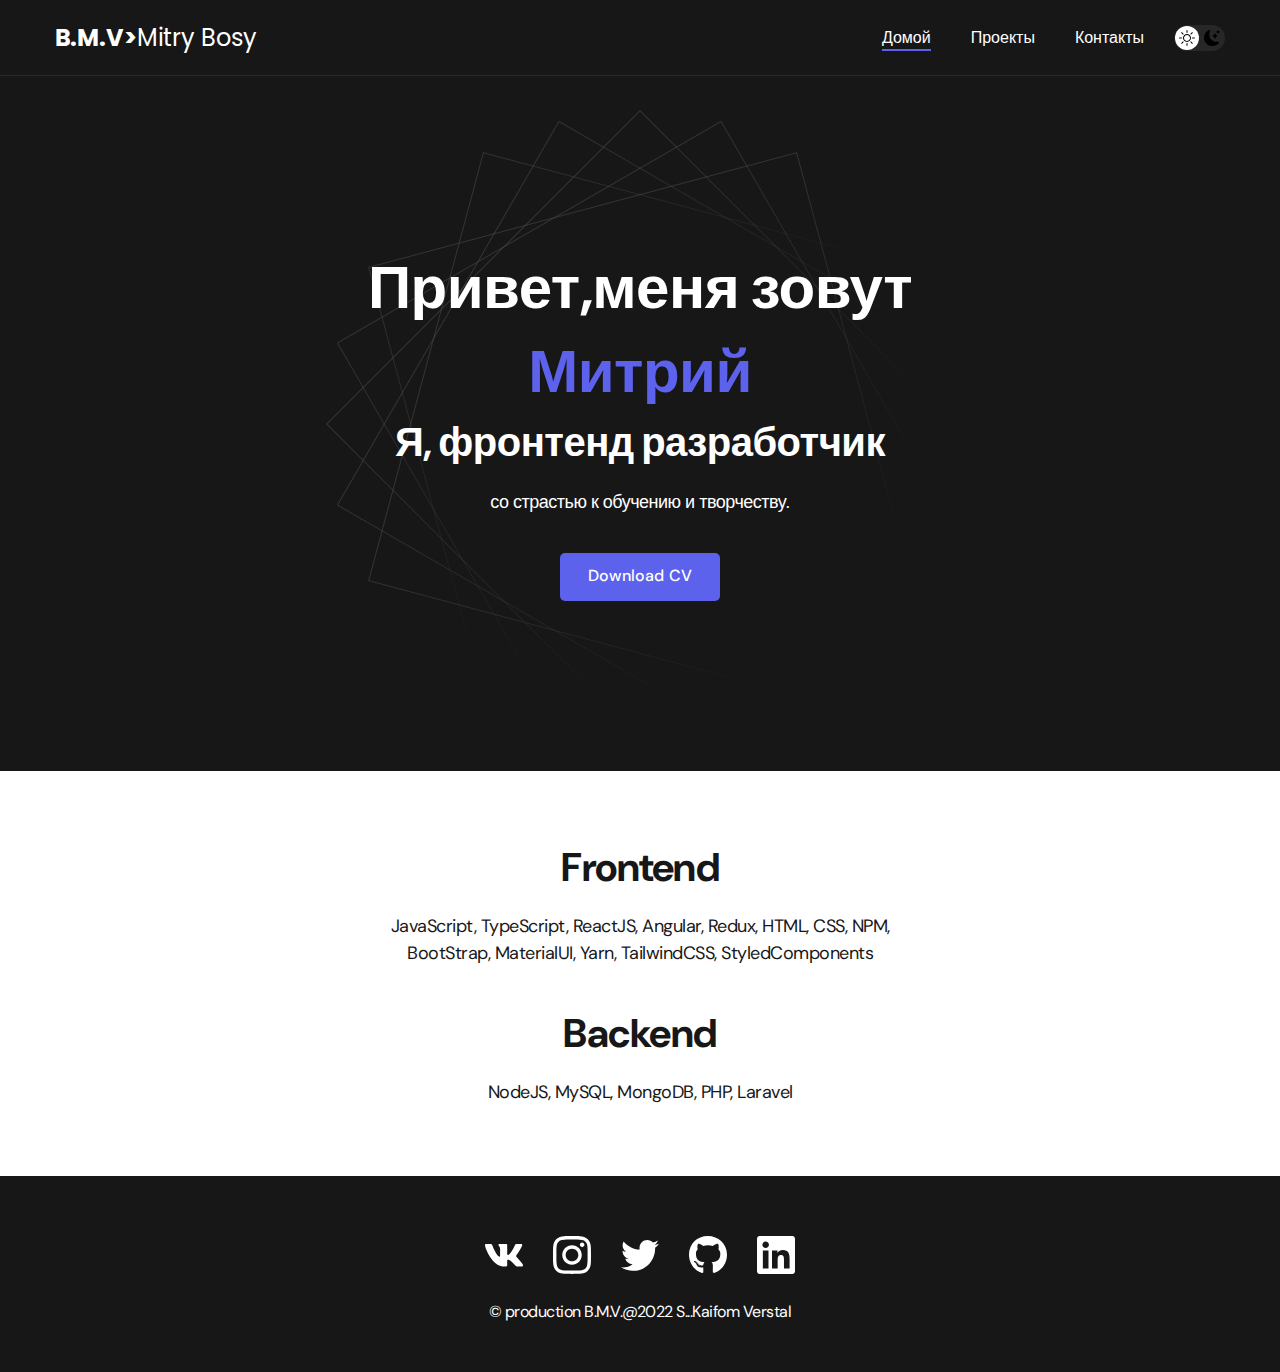
<file: index.html>
<!DOCTYPE html>
<html lang="ru">

  <head>
    <meta charset="UTF-8" />
    <meta http-equiv="X-UA-Compatible" content="IE=edge" />
    <meta name="viewport" content="width=device-width, initial-scale=1.0" />
    <title>Bosy Mitry Valerevich</title>
    <link rel="stylesheet" href="./css/main.css" />
  </head>

  <body>
    <nav class="nav">
      <div class="container">
        <div class="nav-row">
          <a href="./index.html" class="logo"><strong>B.M.V></strong>Mitry Bosy</a>

          <button class="dark-mode-btn">
            <img src="./img/icons/sun.svg" alt="Light mode" class="dark-mode-btn__icon" />
            <img src="./img/icons/moon.svg" alt="Dark mode" class="dark-mode-btn__icon" />
          </button>

          <ul class="nav-list">
            <li class="nav-list__item">
              <a href="./index.html" class="nav-list__link nav-list__link--active">Домой</a>
            </li>
            <li class="nav-list__item">
              <a href="./projects.html" class="nav-list__link">Проекты</a>
            </li>
            <li class="nav-list__item">
              <a href="./contacts.html" class="nav-list__link">Контакты</a>
            </li>
          </ul>
        </div>
      </div>
    </nav>

    <header class="header">
      <div class="header__wrapper">
        <h1 class="header__title">
          <strong>Привет,меня зовут <em>Митрий</em></strong><br />
          Я, фронтенд разработчик
        </h1>
        <div class="header__text">
          <p>со страстью к обучению и творчеству.</p>
        </div>
        <a href="#!" class="btn">Download CV</a>
      </div>
    </header>

    <main class="section">
      <div class="container">
        <ul class="content-list">
          <li class="content-list__item">
            <h2 class="title-2">Frontend</h2>
            <p>
              JavaScript, TypeScript, ReactJS, Angular, Redux, HTML, CSS, NPM,
              BootStrap, MaterialUI, Yarn, TailwindCSS, StyledComponents
            </p>
          </li>
          <li class="content-list__item">
            <h2 class="title-2">Backend</h2>
            <p>NodeJS, MySQL, MongoDB, PHP, Laravel</p>
          </li>
        </ul>
      </div>
    </main>

    <footer class="footer">
      <div class="container">
        <div class="footer__wrapper">
          <ul class="social">
            <li class="social__item">
              <a href="#!"><img src="./img/icons/vk.svg" alt="Link" /></a>
            </li>
            <li class="social__item">
              <a href="#!"><img src="./img/icons/instagram.svg" alt="Link" /></a>
            </li>
            <li class="social__item">
              <a href="#!"><img src="./img/icons/twitter.svg" alt="Link" /></a>
            </li>
            <li class="social__item">
              <a href="#!"><img src="./img/icons/gitHub.svg" alt="Link" /></a>
            </li>
            <li class="social__item">
              <a href="#!"><img src="./img/icons/linkedIn.svg" alt="Link" /></a>
            </li>
          </ul>
          <div class="copyright">
            <p>© production B.M.V.@2022 S...Kaifom Verstal</p>
          </div>
        </div>
      </div>
    </footer>

    <script src="./js/main.js"></script>
  </body>

</html>
</file>
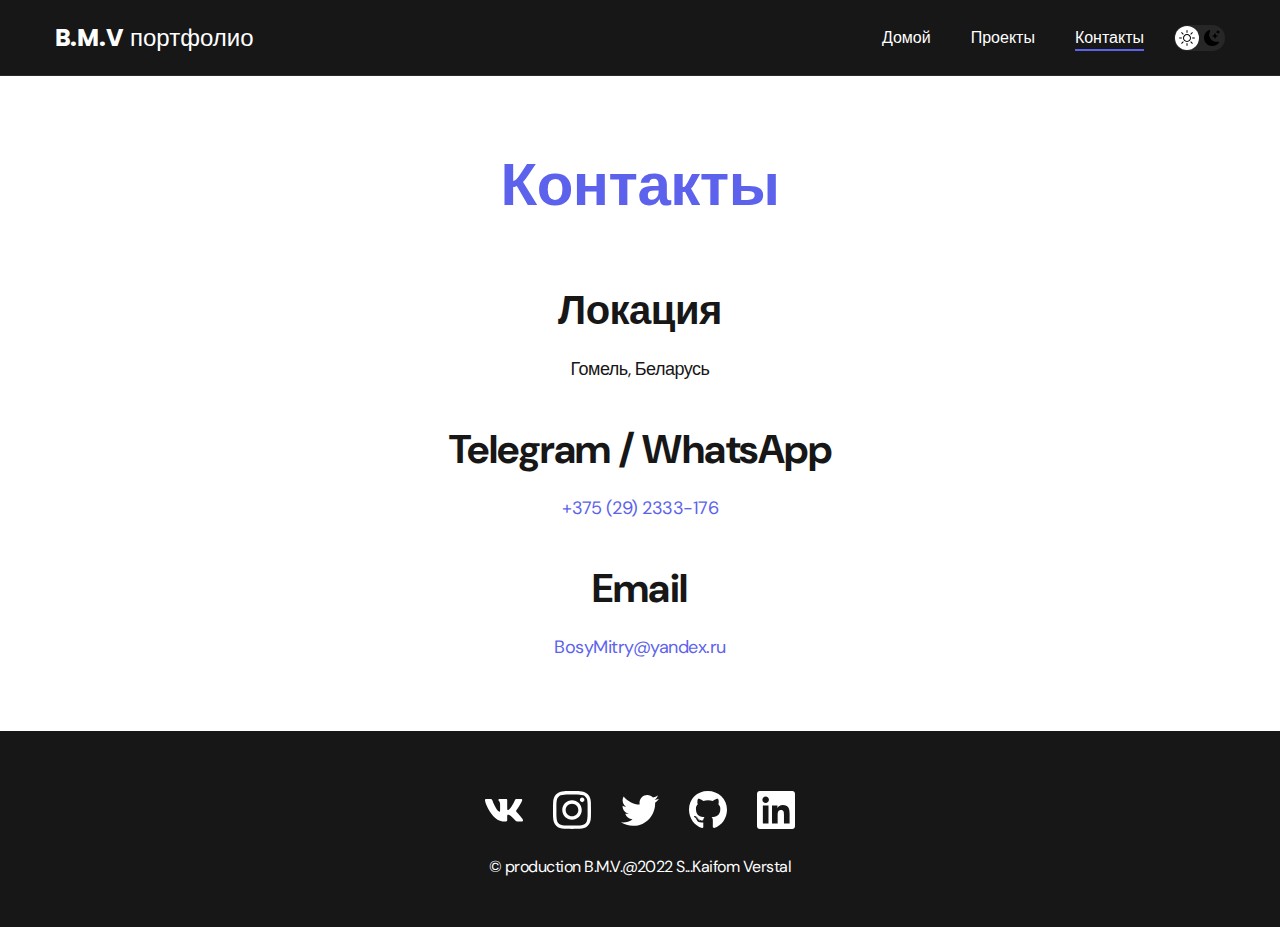
<file: contacts.html>
<!DOCTYPE html>
<html lang="ru">
  <head>
    <meta charset="UTF-8" />
    <meta http-equiv="X-UA-Compatible" content="IE=edge" />
    <meta name="viewport" content="width=device-width, initial-scale=1.0" />
    <title>Фрилансер Портфолио</title>
    <link rel="stylesheet" href="./css/main.css" />
  </head>
  <body>
    <nav class="nav">
      <div class="container">
        <div class="nav-row">
          <a href="./index.html" class="logo"
            ><strong>B.M.V</strong> портфолио</a
          >

          <button class="dark-mode-btn">
            <img
              src="./img/icons/sun.svg"
              alt="Light mode"
              class="dark-mode-btn__icon"
            />
            <img
              src="./img/icons/moon.svg"
              alt="Dark mode"
              class="dark-mode-btn__icon"
            />
          </button>

          <ul class="nav-list">
            <li class="nav-list__item">
              <a href="./index.html" class="nav-list__link">Домой</a>
            </li>
            <li class="nav-list__item">
              <a href="./projects.html" class="nav-list__link">Проекты</a>
            </li>
            <li class="nav-list__item">
              <a
                href="./contacts.html"
                class="nav-list__link nav-list__link--active"
                >Контакты</a
              >
            </li>
          </ul>
        </div>
      </div>
    </nav>

    <main class="section">
      <div class="container">
        <h1 class="title-1">Контакты</h1>

        <ul class="content-list">
          <li class="content-list__item">
            <h2 class="title-2">Локация</h2>
            <p>Гомель, Беларусь</p>
          </li>
          <li class="content-list__item">
            <h2 class="title-2">Telegram / WhatsApp</h2>
            <p><a href="tel:+79051234567">+375 (29) 2333-176</a></p>
          </li>
          <li class="content-list__item">
            <h2 class="title-2">Email</h2>
            <p><a href="mailto:BosyMity@yandex.ru">BosyMitry@yandex.ru</a></p>
          </li>
        </ul>
      </div>
    </main>

    <footer class="footer">
      <div class="container">
        <div class="footer__wrapper">
          <ul class="social">
            <li class="social__item">
              <a href="#!"><img src="./img/icons/vk.svg" alt="Link" /></a>
            </li>
            <li class="social__item">
              <a href="#!"
                ><img src="./img/icons/instagram.svg" alt="Link"
              /></a>
            </li>
            <li class="social__item">
              <a href="#!"><img src="./img/icons/twitter.svg" alt="Link" /></a>
            </li>
            <li class="social__item">
              <a href="#!"><img src="./img/icons/gitHub.svg" alt="Link" /></a>
            </li>
            <li class="social__item">
              <a href="#!"><img src="./img/icons/linkedIn.svg" alt="Link" /></a>
            </li>
          </ul>
          <div class="copyright">
            <p>© production B.M.V.@2022 S...Kaifom Verstal</p>
          </div>
        </div>
      </div>
    </footer>

    <script src="./js/main.js"></script>
  </body>
</html>
</file>
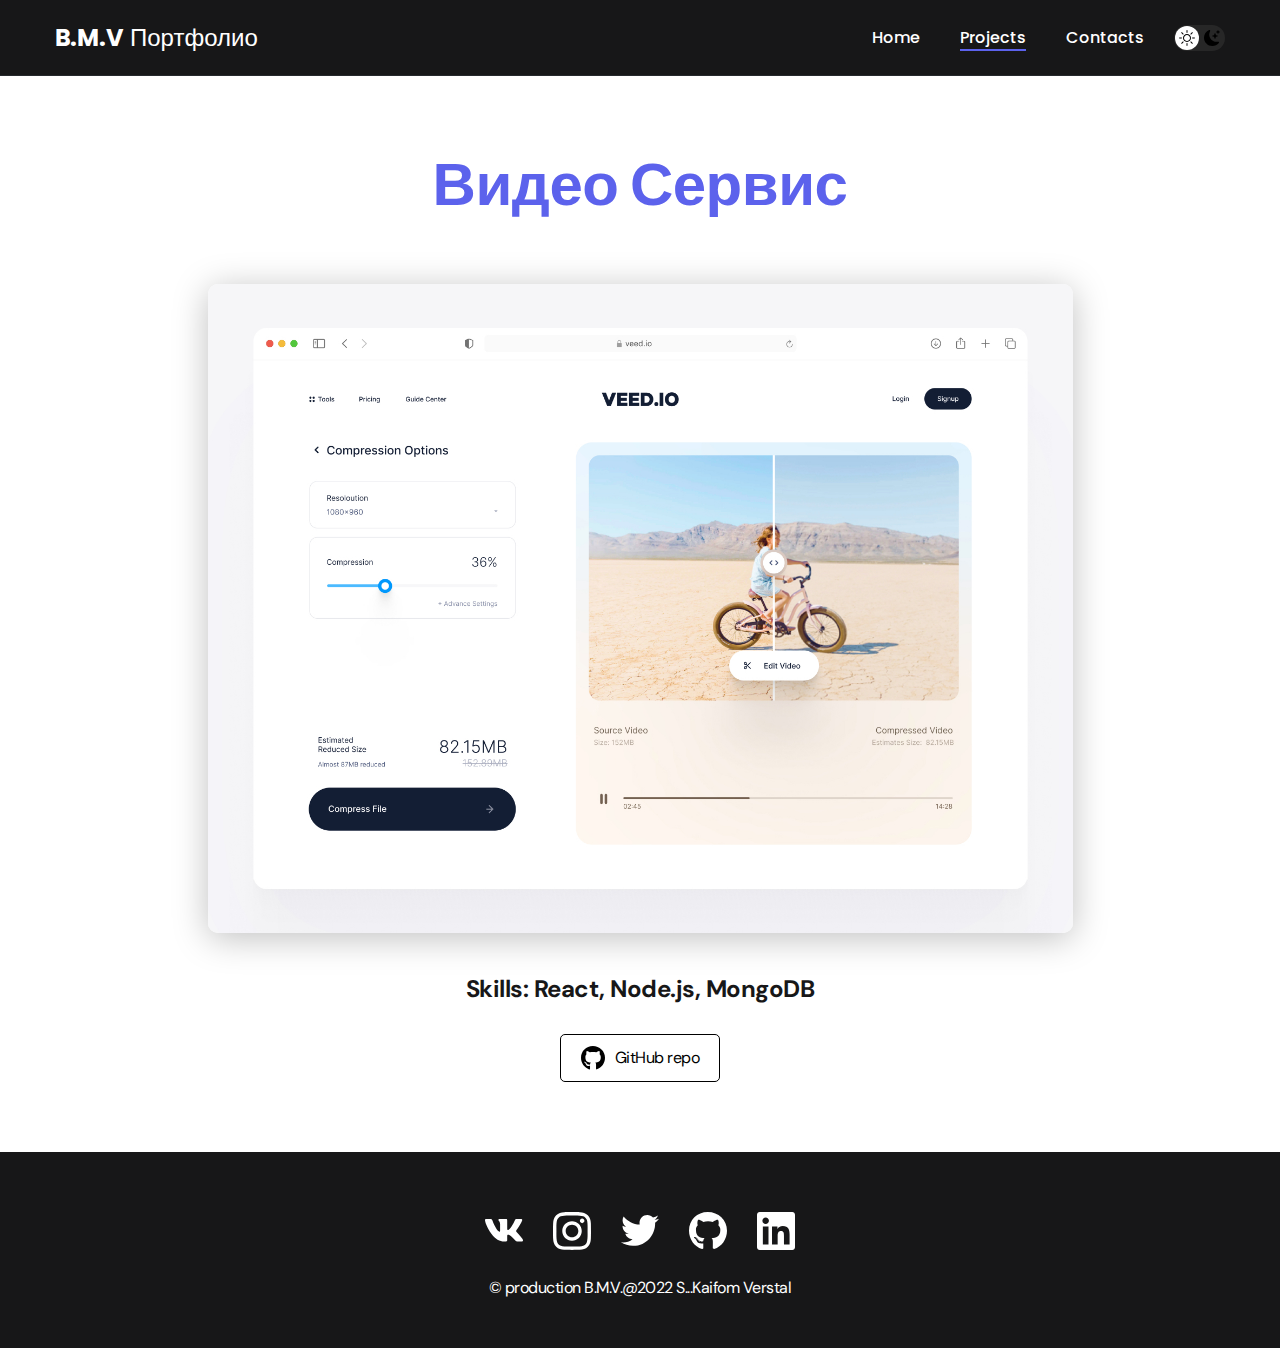
<file: project-page.html>
<!DOCTYPE html>
<html lang="en">
  <head>
    <meta charset="UTF-8" />
    <meta http-equiv="X-UA-Compatible" content="IE=edge" />
    <meta name="viewport" content="width=device-width, initial-scale=1.0" />
    <title>Freelancer portfolio</title>
    <link rel="stylesheet" href="./css/main.css" />
  </head>
  <body>
    <nav class="nav">
      <div class="container">
        <div class="nav-row">
          <a href="./index.html" class="logo"
            ><strong>B.M.V</strong> Портфолио</a
          >

          <button class="dark-mode-btn">
            <img
              src="./img/icons/sun.svg"
              alt="Light mode"
              class="dark-mode-btn__icon"
            />
            <img
              src="./img/icons/moon.svg"
              alt="Dark mode"
              class="dark-mode-btn__icon"
            />
          </button>

          <ul class="nav-list">
            <li class="nav-list__item">
              <a href="./index.html" class="nav-list__link">Home</a>
            </li>
            <li class="nav-list__item">
              <a
                href="./projects.html"
                class="nav-list__link nav-list__link--active"
                >Projects</a
              >
            </li>
            <li class="nav-list__item">
              <a href="./contacts.html" class="nav-list__link">Contacts</a>
            </li>
          </ul>
        </div>
      </div>
    </nav>

    <main class="section">
      <div class="container">
        <div class="project-details">
          <h1 class="title-1">Видео Сервис</h1>

          <img
            src="./img/projects/02-big.jpg"
            alt=""
            class="project-details__cover"
          />

          <div class="project-details__desc">
            <p>Skills: React, Node.js, MongoDB</p>
          </div>

          <a href="#!" class="btn-outline">
            <img src="./img/icons/gitHub-black.svg" alt="" />
            GitHub repo
          </a>
        </div>
      </div>
    </main>

    <footer class="footer">
      <div class="container">
        <div class="footer__wrapper">
          <ul class="social">
            <li class="social__item">
              <a href="#!"><img src="./img/icons/vk.svg" alt="Link" /></a>
            </li>
            <li class="social__item">
              <a href="#!"
                ><img src="./img/icons/instagram.svg" alt="Link"
              /></a>
            </li>
            <li class="social__item">
              <a href="#!"><img src="./img/icons/twitter.svg" alt="Link" /></a>
            </li>
            <li class="social__item">
              <a href="#!"><img src="./img/icons/gitHub.svg" alt="Link" /></a>
            </li>
            <li class="social__item">
              <a href="#!"><img src="./img/icons/linkedIn.svg" alt="Link" /></a>
            </li>
          </ul>
          <div class="copyright">
            <p>© production B.M.V.@2022 S...Kaifom Verstal</p>
          </div>
        </div>
      </div>
    </footer>

    <script src="./js/main.js"></script>
  </body>
</html>
</file>
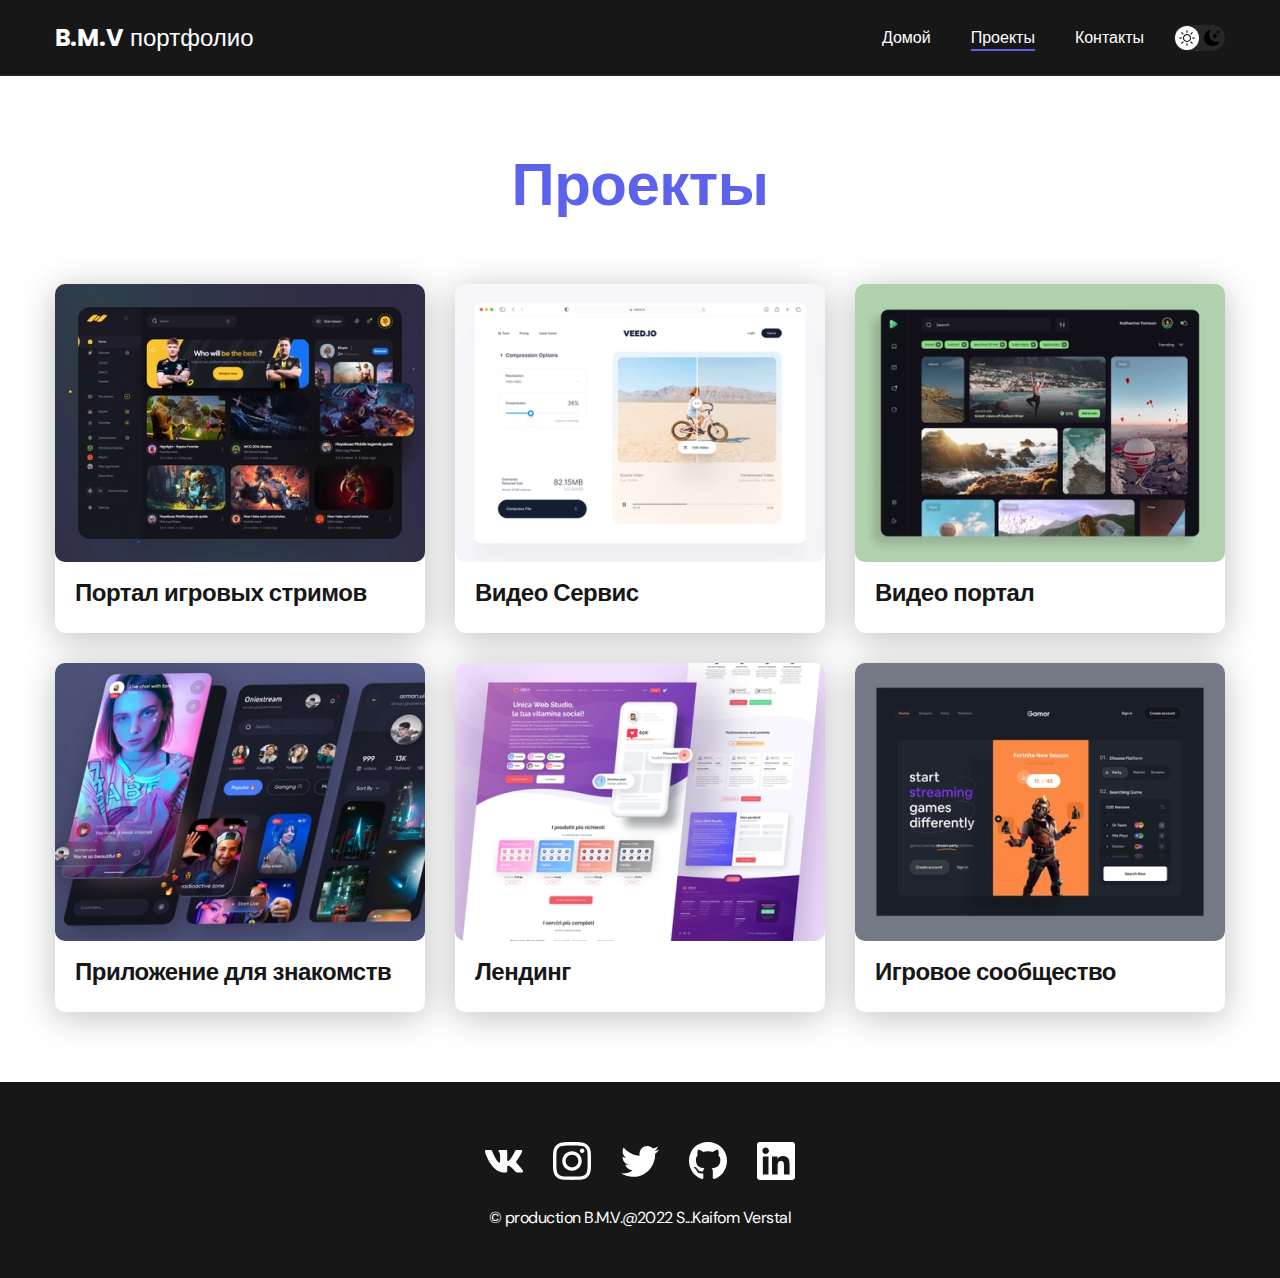
<file: projects.html>
<!DOCTYPE html>
<html lang="en">
  <head>
    <meta charset="UTF-8" />
    <meta http-equiv="X-UA-Compatible" content="IE=edge" />
    <meta name="viewport" content="width=device-width, initial-scale=1.0" />
    <title>Фрилансер портфолио</title>
    <link rel="stylesheet" href="./css/main.css" />
  </head>
  <body>
    <nav class="nav">
      <div class="container">
        <div class="nav-row">
          <a href="./index.html" class="logo"
            ><strong>B.M.V</strong> портфолио</a
          >

          <button class="dark-mode-btn">
            <img
              src="./img/icons/sun.svg"
              alt="Light mode"
              class="dark-mode-btn__icon"
            />
            <img
              src="./img/icons/moon.svg"
              alt="Dark mode"
              class="dark-mode-btn__icon"
            />
          </button>

          <ul class="nav-list">
            <li class="nav-list__item">
              <a href="./index.html" class="nav-list__link">Домой</a>
            </li>
            <li class="nav-list__item">
              <a
                href="./projects.html"
                class="nav-list__link nav-list__link--active"
                >Проекты</a
              >
            </li>
            <li class="nav-list__item">
              <a href="./contacts.html" class="nav-list__link">Контакты</a>
            </li>
          </ul>
        </div>
      </div>
    </nav>

    <main class="section">
      <div class="container">
        <h2 class="title-1">Проекты</h2>
        <ul class="projects">
          <li class="project">
            <a href="./project-page.html">
              <img
                src="./img/projects/01.jpg"
                alt="Project img"
                class="project__img"
              />
              <h3 class="project__title">Портал игровых стримов</h3>
            </a>
          </li>
          <li class="project">
            <a href="./project-page.html">
              <img
                src="./img/projects/02.jpg"
                alt="Project img"
                class="project__img"
              />
              <h3 class="project__title">Видео Сервис</h3>
            </a>
          </li>
          <li class="project">
            <a href="./project-page.html">
              <img
                src="./img/projects/03.jpg"
                alt="Project img"
                class="project__img"
              />
              <h3 class="project__title">Видео портал</h3>
            </a>
          </li>

          <li class="project">
            <img
              src="./img/projects/04.jpg"
              alt="Project img"
              class="project__img"
            />
            <h3 class="project__title">Приложение для знакомств</h3>
          </li>
          <li class="project">
            <img
              src="./img/projects/05.jpg"
              alt="Project img"
              class="project__img"
            />
            <h3 class="project__title">Лендинг</h3>
          </li>
          <li class="project">
            <img
              src="./img/projects/06.jpg"
              alt="Project img"
              class="project__img"
            />
            <h3 class="project__title">Игровое сообщество</h3>
          </li>
        </ul>
      </div>
    </main>

    <footer class="footer">
      <div class="container">
        <div class="footer__wrapper">
          <ul class="social">
            <li class="social__item">
              <a href="#!"><img src="./img/icons/vk.svg" alt="Link" /></a>
            </li>
            <li class="social__item">
              <a href="#!"
                ><img src="./img/icons/instagram.svg" alt="Link"
              /></a>
            </li>
            <li class="social__item">
              <a href="#!"><img src="./img/icons/twitter.svg" alt="Link" /></a>
            </li>
            <li class="social__item">
              <a href="#!"><img src="./img/icons/gitHub.svg" alt="Link" /></a>
            </li>
            <li class="social__item">
              <a href="#!"><img src="./img/icons/linkedIn.svg" alt="Link" /></a>
            </li>
          </ul>
          <div class="copyright">
            <p>© production B.M.V.@2022 S...Kaifom Verstal</p>
          </div>
        </div>
      </div>
    </footer>

    <script src="./js/main.js"></script>
  </body>
</html>
</file>
<file: css/main.css>
@import './reset.css';
@import url('https://fonts.googleapis.com/css2?family=DM+Sans:wght@400;500;700&family=Poppins:wght@400;500;700&display=swap');
@import url('https://fonts.googleapis.com/css?family=Gloock:regular&display=swap');


/* ----------------------------Переменные------------------------------------------------------ */
:root {
  /* Colors */
  --blackpure: #000;
  --black: #171718;
  --black-border: #26292d;
  --white: #fff;
  --purple: #5c62ec;

  /* Nav */
  --nav-bg: var(--black);
  --nav-border: var(--black-border);
  --nav-text: var(--white);

  /* Header */
  --header-bg: var(--black);
  --header-text: var(--white);

  /* Footer */
  --footer-bg: var(--black);
  --footer-text: var(--white);

  /* Light mode */
  --page-bg: var(--white);
  --text-color: var(--black);
  --accent: var(--purple);
  --title-1: var(--accent);

  --project-card-bg: var(--white);
  --project-card-text: var(--black);
  --box-shadow: 0px 5px 35px rgba(0, 0, 0, 0.25);
}

.dark {
  /* Dark mode */
  --page-bg: #252526;
  --text-color: var(--white);

  --title-1: var(--white);

  --project-card-bg: var(--black);
  --project-card-text: var(--white);
  --box-shadow: 0px 5px 35px rgba(0, 0, 0, 0.8);
}

html,
body {
  display: flex;
  flex-direction: column;
  min-height: 100vh;

  font-family: 'DM Sans', 'Gloock', sans-serif;
  letter-spacing: -0.5px;

  /* Light mode */
  background-color: var(--page-bg);
  color: var(--text-color);
}

/* General */

.container {
  margin: 0 auto;
  padding: 0 15px;
  max-width: 1200px;
}

.none {
  display: none !important;
}

.section {
  padding: 70px 0;
}

.title-1 {
  margin-bottom: 60px;

  font-size: 60px;
  font-weight: 700;
  line-height: 1.3;
  color: var(--title-1);
  text-align: center;
}

.title-2 {
  margin-bottom: 20px;

  font-size: 40px;
  font-weight: 700;
  line-height: 1.3;
}

/* Nav */

.nav {
  padding: 20px 0;
  background-color: var(--nav-bg);
  border-bottom: 1px solid var(--nav-border);
  color: var(--nav-text);
  letter-spacing: normal;
}

.nav-row {
  display: flex;
  justify-content: flex-end;
  align-items: center;
  column-gap: 30px;
  row-gap: 20px;
  flex-wrap: wrap;
}

.logo {
  margin-right: auto;
  color: var(--nav-text);
  font-size: 24px;
  font-family: 'Poppins', sans-serif;
}

.logo strong {
  font-weight: 700;
}

.nav-list {
  display: flex;
  flex-wrap: wrap;
  row-gap: 10px;
  align-items: center;
  column-gap: 40px;
  font-size: 16px;
  font-weight: 500;
  font-family: 'Poppins', sans-serif;
}

.nav-list__link {
  color: var(--nav-text);
  transition: opacity 0.2s ease-in;
}

.nav-list__link:hover {
  opacity: 0.8;
}

.nav-list__link--active {
  position: relative;
}

.nav-list__link--active::before {
  content: '';

  position: absolute;
  left: 0;
  top: 100%;

  display: block;
  height: 2px;
  width: 100%;
  background-color: var(--accent);
}

/* Dark mode btn */

.dark-mode-btn {
  order: 9;

  position: relative;
  display: flex;
  justify-content: space-between;

  width: 51px;
  height: 26px;
  padding: 5px;

  border-radius: 50px;
  background-color: #272727;
}

.dark-mode-btn::before {
  content: '';

  position: absolute;
  top: 1px;
  left: 1px;

  display: block;
  width: 24px;
  height: 24px;

  border-radius: 50%;
  background-color: #fff;

  transition: left 0.2s ease-in;
}

.dark-mode-btn--active::before {
  left: 26px;
}

.dark-mode-btn__icon {
  position: relative;
  z-index: 9;
}

/* Header */

.header {
  padding: 40px 0;
  min-height: 695px;

  display: flex;
  justify-content: center;
  align-items: center;

  background-color: var(--header-bg);
  background-image: url('./../img/header-bg.png');
  background-repeat: no-repeat;
  background-size: auto;
  background-position: center center;

  color: var(--header-text);
  text-align: center;
}

.header__wrapper {
  padding: 0 15px;
  max-width: 660px;
}

.header__title {
  margin-bottom: 20px;
  font-size: 40px;
  font-weight: 700;
  line-height: 1.4;
}

.header__title strong {
  font-size: 60px;
  font-weight: 700;
}

.header__title em {
  font-style: normal;
  color: var(--accent);
}

.header__text {
  margin-bottom: 40px;
  font-size: 18px;
  line-height: 1.333;
}

.header__text p+p {
  margin-top: 0.5em;
}

/* Btn */

.btn {
  display: inline-block;
  height: 48px;
  padding: 12px 28px;

  border-radius: 5px;
  background-color: var(--accent);
  color: var(--white);
  letter-spacing: 0.15px;
  font-size: 16px;
  font-weight: 500;

  transition: opacity 0.2s ease-in;
}

.btn:hover {
  opacity: 0.8;
}

.btn:active {
  position: relative;
  top: 1px;
}

/* Btn outline */

.btn-outline {
  display: flex;
  column-gap: 10px;
  align-items: center;

  height: 48px;
  padding: 12px 20px;

  border-radius: 5px;
  border: 1px solid #000;
  background-color: #fff;
  color: #000;

  transition: opacity 0.2s ease-in;
}

.btn-outline:hover {
  opacity: 0.8;
}

.btn-outline:active {
  position: relative;
  top: 1px;
}

/* Projects  */

.projects {
  display: flex;
  justify-content: center;
  flex-wrap: wrap;
  column-gap: 30px;
  row-gap: 30px;
}

.project {
  max-width: 370px;
  background-color: var(--project-card-bg);
  box-shadow: var(--box-shadow);
  border-radius: 10px;
}

.project__img {
  border-radius: 10px;
}

.project__title {
  padding: 15px 20px 25px;
  font-weight: 700;
  font-size: 24px;
  line-height: 1.3;
  color: var(--project-card-text);
}

/* Project details */

.project-details {
  margin: 0 auto;
  max-width: 865px;

  display: flex;
  flex-direction: column;
  align-items: center;

  text-align: center;
}

.project-details__cover {
  max-width: 100%;
  margin-bottom: 40px;

  box-shadow: var(--box-shadow);
  border-radius: 10px;
}

.project-details__desc {
  margin-bottom: 30px;

  font-weight: 700;
  font-size: 24px;
  line-height: 1.3;
}

/* Content list */

.content-list {
  margin: 0 auto;
  max-width: 570px;
  display: flex;
  flex-direction: column;
  align-items: center;
  row-gap: 40px;
  text-align: center;
}

.content-list a {
  color: var(--accent);
}

.content-list__item {
  font-size: 18px;
  line-height: 1.5;
}

.content-list__item p+p {
  margin-top: 0.5em;
}

/* Footer */

.footer {
  margin-top: auto;
  padding: 60px 0 50px;
  background-color: var(--footer-bg);
  color: var(--footer-text);
}

.footer__wrapper {
  display: flex;
  flex-direction: column;
  align-items: center;
  row-gap: 27px;
}

.social {
  display: flex;
  column-gap: 30px;
  align-items: center;
}

.copyright {
  font-size: 16px;
}

.copyright p+p {
  margin-top: 0.5em;
}

@media (max-width: 620px) {
  /* Header  */

  .header {
    min-height: unset;
  }

  .header__title {
    font-size: 30px;
  }

  .header__title strong {
    font-size: 40px;
  }

  /* Nav */

  .nav-row {
    justify-content: space-between;
  }

  .dark-mode-btn {
    order: 0;
  }

  /* General */

  .section {
    padding: 40px 0;
  }

  .title-1 {
    margin-bottom: 30px;
    font-size: 40px;
  }

  .title-2 {
    margin-bottom: 10px;
    font-size: 30px;
  }

  /* Projects */

  .project__title {
    font-size: 22px;
  }

  /* Project page */

  .project-details__desc {
    margin-bottom: 20px;
    font-size: 22px;
  }

  /* Content List */

  .content-list {
    row-gap: 20px;
  }

  .content-list__item {
    font-size: 16px;
  }

  /* Footer */

  .footer {
    padding: 40px 0 30px;
  }

  .footer__wrapper {
    row-gap: 20px;
  }

  /* Social */

  .social {
    column-gap: 20px;
  }

  .social__item {
    width: 28px;
  }
}
</file>
